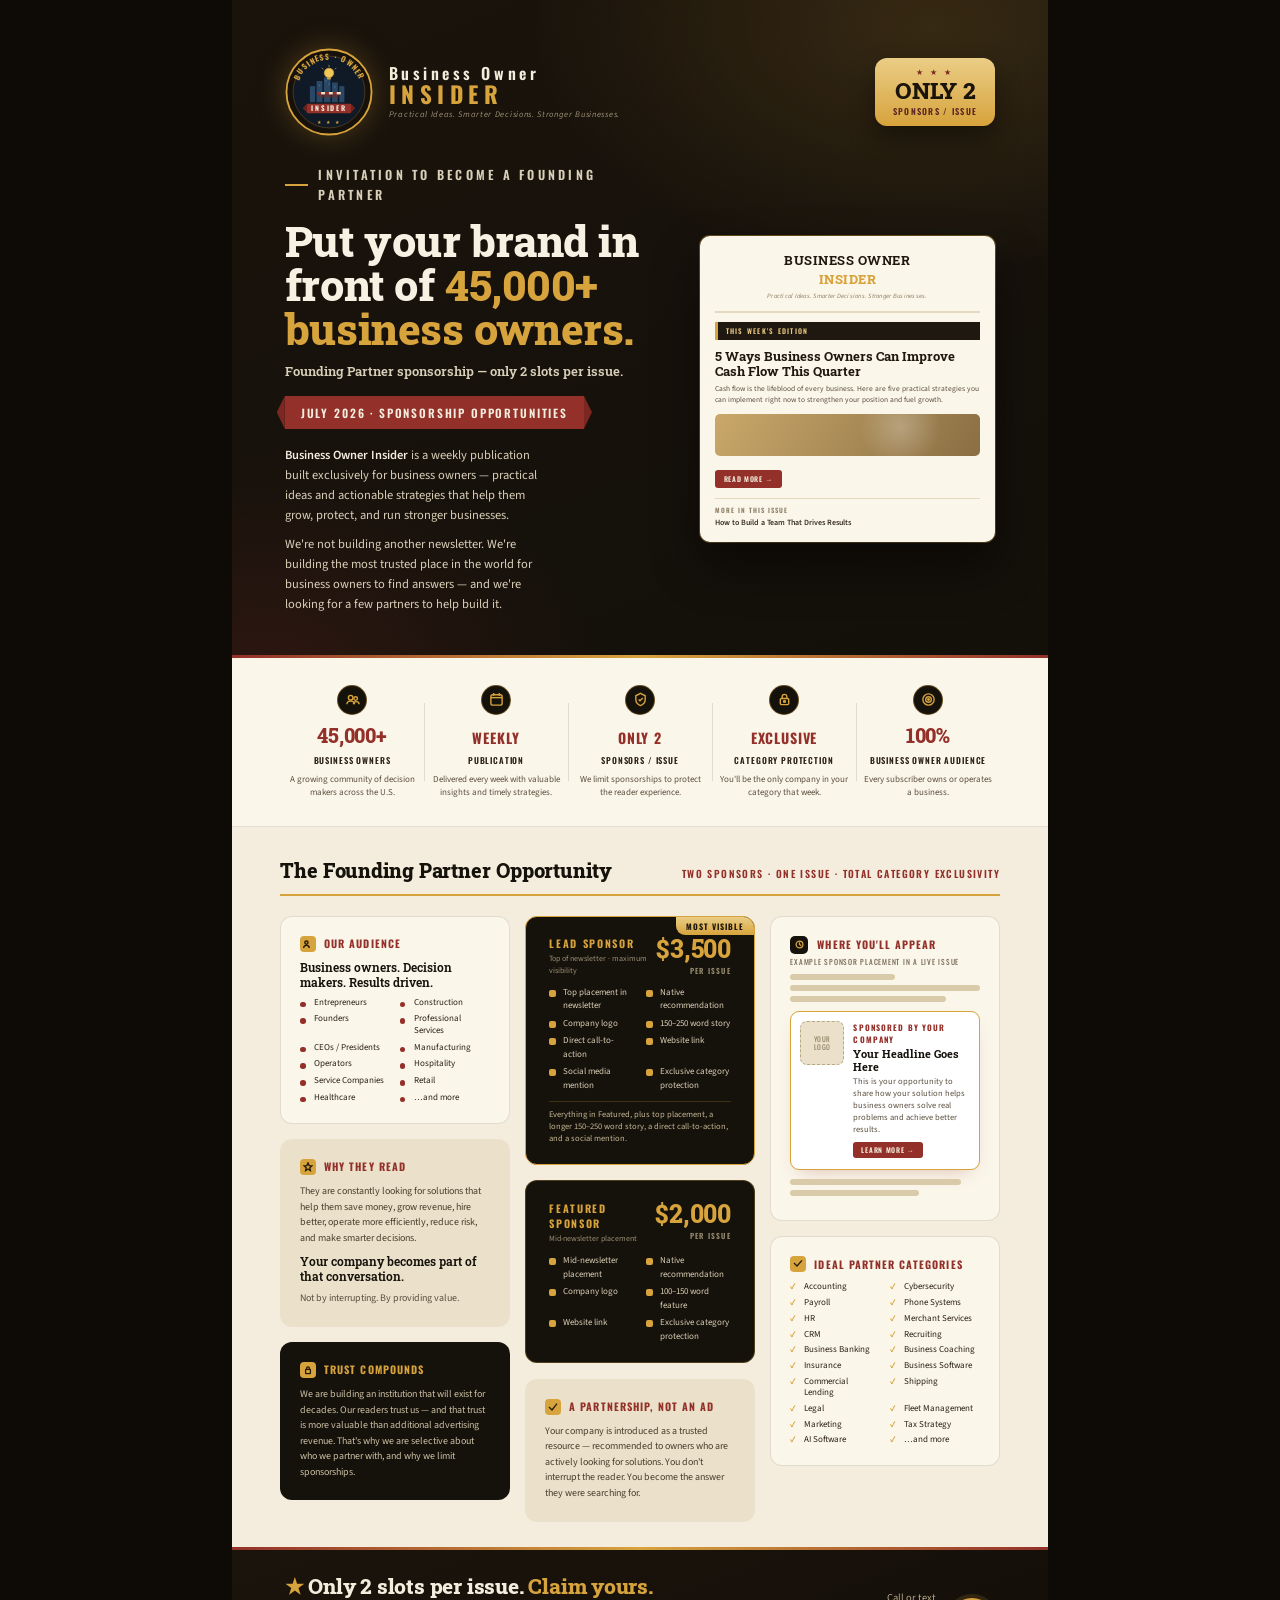
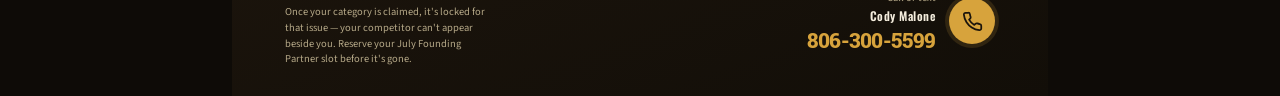
<file: newsletter/boi-founding-partner.html>
<!doctype html>
<html lang="en">
<head>
<meta charset="utf-8" />
<title>Business Owner Insider — Founding Partner Invitation</title>
<link rel="preconnect" href="https://fonts.googleapis.com">
<link rel="preconnect" href="https://fonts.gstatic.com" crossorigin>
<link href="https://fonts.googleapis.com/css2?family=Roboto+Slab:wght@400;500;600;700;800&family=Oswald:wght@500;600;700&family=Source+Sans+3:wght@400;500;600;700&display=swap" rel="stylesheet">
<style>
  :root{
    --ink:#15110B;          /* warm near-black */
    --ink-2:#1E1810;
    --char:#221B12;         /* charcoal panel */
    --cream:#F4EDDD;        /* parchment page */
    --cream-2:#ECE2CC;
    --panel:#EBE1CA;        /* tinted card */
    --gold:#D7A33C;         /* primary accent */
    --gold-2:#E7C77E;
    --gold-soft:#F0DFB0;
    --maroon:#933029;       /* brick red */
    --maroon-2:#7C2722;
    --navy:#1C2A38;
    --text:#2A2118;         /* body on cream */
    --mute:#5C5040;         /* AA-safe secondary on cream */
    --mute-2:#6B5D4A;
    --line:rgba(34,27,18,0.12);
    --line-d:rgba(244,237,221,0.12);
  }
  *{box-sizing:border-box;margin:0;padding:0}
  html,body{background:#0e0b07}
  body{
    font-family:'Source Sans 3',-apple-system,BlinkMacSystemFont,sans-serif;
    color:var(--text);
    -webkit-font-smoothing:antialiased;
    line-height:1.5;
  }
  .page{
    width:8.5in;min-height:11in;margin:0 auto;background:var(--cream);
    position:relative;overflow:hidden;
  }
  .slab{font-family:'Roboto Slab',serif}
  .cond{font-family:'Oswald',sans-serif}

  /* ---------------- HERO ---------------- */
  .hero{
    background:
      radial-gradient(720px 440px at 86% 4%, rgba(215,163,60,.16), transparent 56%),
      radial-gradient(560px 380px at 4% 104%, rgba(147,48,41,.20), transparent 60%),
      linear-gradient(160deg,#1A130B 0%, #15110B 70%, #130F09 100%);
    color:#F4EDDD;padding:0.5in 0.55in 0.46in;position:relative;
  }
  .hero::after{ /* hairline gold base */
    content:"";position:absolute;left:0;right:0;bottom:0;height:3px;
    background:linear-gradient(90deg,var(--maroon),var(--gold),var(--maroon));
  }
  .hero__top{display:flex;align-items:center;justify-content:space-between;margin-bottom:0.3in}
  .lockup{display:flex;align-items:center;gap:16px}
  .emblem{width:88px;height:88px;flex-shrink:0;filter:drop-shadow(0 0 14px rgba(215,163,60,.28))}
  .wordmark{line-height:1}
  .wordmark .l1{font-family:'Oswald';font-weight:600;letter-spacing:.22em;font-size:16px;color:#F4EDDD}
  .wordmark .l2{font-family:'Oswald';font-weight:700;letter-spacing:.24em;font-size:23px;color:var(--gold);margin-top:2px}
  .wordmark .l3{font-size:8.5px;color:#9E9176;letter-spacing:.08em;margin-top:4px;font-style:italic}
  /* flat gold stat block — distinct from the circular emblem */
  .seal{
    flex-shrink:0;text-align:center;
    background:linear-gradient(180deg,#EACD86,#D7A33C);
    color:#1B140C;border-radius:12px;padding:9px 18px;
    box-shadow:0 12px 26px rgba(0,0,0,.42);
  }
  .seal .stars{display:block;color:#7C2722;font-size:8px;letter-spacing:2.5px;margin-bottom:1px}
  .seal b{font-family:'Roboto Slab';font-weight:800;color:#1B140C;font-size:23px;letter-spacing:0;line-height:.95;display:block}
  .seal small{font-family:'Oswald';display:block;color:#5A2420;font-size:8.5px;letter-spacing:.15em;margin-top:3px;font-weight:600;text-transform:uppercase}

  .hero__grid{display:grid;grid-template-columns:1.12fr 0.88fr;gap:0.4in;align-items:center}
  .eyebrow{
    font-family:'Oswald';color:var(--gold);font-size:11px;letter-spacing:.26em;text-transform:uppercase;font-weight:600;
    margin-bottom:14px;display:flex;align-items:center;gap:10px;
  }
  .eyebrow::before{content:"";width:26px;height:2px;background:var(--gold)}
  .hero h1{
    font-family:'Roboto Slab';font-weight:800;font-size:43px;line-height:1.03;letter-spacing:-0.01em;color:#F7F1E3;
    margin-bottom:9px;
  }
  .hero h1 .accent{color:var(--gold)}
  .subhead{font-family:'Roboto Slab';font-weight:600;font-size:15.5px;color:var(--gold-2);margin-bottom:15px;line-height:1.25}
  .hero .intro{max-width:44ch}
  .ribbon{
    display:inline-block;position:relative;
    background:var(--maroon);color:#F4EDDD;
    font-family:'Oswald';font-weight:600;font-size:11.5px;letter-spacing:.16em;text-transform:uppercase;
    padding:8px 16px;margin-bottom:16px;
  }
  .ribbon::before,.ribbon::after{content:"";position:absolute;top:0;bottom:0;width:8px;background:var(--maroon-2)}
  .ribbon::before{left:-8px;clip-path:polygon(0 50%,100% 0,100% 100%)}
  .ribbon::after{right:-8px;clip-path:polygon(0 0,100% 50%,0 100%)}
  .hero p{color:#D9CFB9;font-size:12.5px;line-height:1.6;max-width:50ch}
  .hero p + p{margin-top:9px}
  .hero p strong{color:#F4EDDD;font-weight:600}
  .hero p .em{color:var(--gold-2)}

  /* newsletter device mock */
  .mock{
    background:#FBF6EA;border-radius:10px;padding:15px 15px 13px;color:#221B12;
    box-shadow:0 24px 48px rgba(0,0,0,.45), 0 0 0 1px rgba(215,163,60,.4);
    position:relative;
  }
  .mock::before{ /* browser dots */
    content:"";position:absolute;top:-0px;left:0;right:0;height:0;
  }
  .mock__mast{text-align:center;border-bottom:2px solid #E4D9BE;padding-bottom:9px;margin-bottom:9px}
  .mock__mast .m1{font-family:'Roboto Slab';font-weight:700;font-size:13px;letter-spacing:.04em;color:#1E1810}
  .mock__mast .m2{font-family:'Roboto Slab';font-weight:800;font-size:13px;letter-spacing:.04em;color:var(--gold);margin-top:-1px}
  .mock__mast .tag{font-size:6.5px;color:#8A7C61;letter-spacing:.04em;margin-top:3px;font-style:italic}
  .mock__edition{
    background:#1E1810;color:#E7C77E;font-family:'Oswald';font-size:7px;letter-spacing:.18em;text-transform:uppercase;
    padding:4px 8px;border-left:3px solid var(--gold);margin-bottom:9px;font-weight:600;
  }
  .mock__title{font-family:'Roboto Slab';font-weight:700;font-size:12.5px;line-height:1.15;color:#1E1810;margin-bottom:5px}
  .mock__lede{font-size:7.5px;line-height:1.5;color:#5A4F3D;margin-bottom:8px}
  .mock__img{height:42px;border-radius:5px;margin-bottom:9px;
    background:linear-gradient(120deg,#caa86a,#8a6f44);position:relative;overflow:hidden}
  .mock__img::after{content:"";position:absolute;inset:0;
    background:radial-gradient(40px 40px at 70% 30%, rgba(255,255,255,.25), transparent)}
  .mock__cta{display:inline-block;background:var(--maroon);color:#F4EDDD;font-family:'Oswald';
    padding:4px 9px;border-radius:3px;font-size:7px;font-weight:600;letter-spacing:.10em;text-transform:uppercase}
  .mock__more{margin-top:9px;border-top:1px solid #E4D9BE;padding-top:7px}
  .mock__more .h{font-family:'Oswald';font-size:6.5px;letter-spacing:.16em;text-transform:uppercase;color:#8A7C61;font-weight:600}
  .mock__more .t{font-size:8px;color:#3A3024;font-weight:600;margin-top:2px}

  /* ---------------- METRIC STRIP ---------------- */
  .metrics{display:grid;grid-template-columns:repeat(5,1fr);background:#FBF6EA;padding:0.28in 0.5in;border-bottom:1px solid var(--line)}
  .metric{text-align:center;padding:0 7px;position:relative}
  .metric + .metric::before{content:"";position:absolute;left:0;top:16%;bottom:16%;width:1px;background:var(--line)}
  .metric .icon{width:30px;height:30px;border-radius:50%;background:var(--ink);color:var(--gold);display:grid;place-items:center;margin:0 auto 8px;border:1px solid rgba(215,163,60,.4)}
  .metric .icon svg{width:15px;height:15px}
  .metric .num{font-family:'Roboto Slab';font-weight:800;font-size:20px;letter-spacing:-0.01em;color:var(--maroon);line-height:1;min-height:22px;display:flex;align-items:flex-end;justify-content:center}
  .metric .num.sm{font-family:'Oswald';font-weight:700;font-size:14px;letter-spacing:.06em;text-transform:uppercase}
  .metric .label{font-family:'Oswald';font-weight:600;font-size:8.5px;letter-spacing:.10em;text-transform:uppercase;color:#2A2118;margin-top:6px;min-height:2.2em;display:flex;align-items:center;justify-content:center}
  .metric .desc{font-size:9px;color:var(--mute);margin-top:3px;line-height:1.45}

  /* ---------------- BODY ---------------- */
  .bodywrap{background:var(--cream);padding:0.3in 0.5in 0.26in}
  .body__head{display:flex;align-items:baseline;justify-content:space-between;gap:18px;border-bottom:2px solid var(--gold);padding-bottom:9px;margin-bottom:0.2in}
  .body__title{font-family:'Roboto Slab';font-weight:800;font-size:20px;letter-spacing:-0.005em;color:var(--ink)}
  .body__sub{font-family:'Oswald';font-size:10px;letter-spacing:.14em;text-transform:uppercase;color:var(--maroon);font-weight:600;white-space:nowrap}
  .body{display:grid;grid-template-columns:1fr 1fr 1fr;gap:0.16in;align-items:stretch}
  .col{display:flex;flex-direction:column;gap:0.16in}
  .seclabel{font-family:'Oswald';font-size:10.5px;letter-spacing:.10em;text-transform:uppercase;color:var(--maroon);font-weight:700;display:flex;align-items:center;gap:9px;margin-bottom:2px}
  .seclabel .chip{width:18px;height:18px;border-radius:5px;background:var(--ink);color:var(--gold);display:grid;place-items:center;flex-shrink:0}
  .seclabel .chip svg{width:11px;height:11px}

  .card{background:#FBF6EA;border:1px solid var(--line);border-radius:12px;padding:0.2in}
  .card.tint{background:var(--panel);border-color:transparent}
  .card.dark{background:var(--ink);color:#EFE6D2;border-color:transparent}
  .card h3{font-family:'Oswald';font-size:10.5px;letter-spacing:.10em;text-transform:uppercase;color:var(--maroon);font-weight:700;margin-bottom:9px;display:flex;align-items:center;gap:8px;white-space:nowrap}
  .card.dark h3{color:var(--gold)}
  .card .lead{font-family:'Roboto Slab';font-weight:600;font-size:11.5px;color:var(--ink);margin-bottom:6px;line-height:1.3}
  .card.dark .lead{color:#F4EDDD}
  .card p{font-size:10px;line-height:1.55;color:#4A3F2E}
  .card.dark p{color:#CBBEA2}
  .chip-sm{width:16px;height:16px;border-radius:4px;background:var(--gold);color:#231A08;display:grid;place-items:center;flex-shrink:0}
  .chip-sm svg{width:10px;height:10px}

  .twocol{display:grid;grid-template-columns:1fr 1fr;gap:5px 10px;list-style:none;margin-top:6px}
  .twocol li{position:relative;padding-left:14px;font-size:9px;line-height:1.3;color:var(--text)}
  .twocol li::before{content:"";position:absolute;left:0;top:5px;width:5.5px;height:5.5px;border-radius:50%;background:var(--maroon)}

  /* sponsor tiers */
  .tiers-label{font-family:'Oswald';font-size:11px;letter-spacing:.18em;text-transform:uppercase;color:var(--maroon);font-weight:700;display:flex;align-items:center;gap:9px}
  .sponsor{background:var(--ink);color:#EFE6D2;border-radius:12px;padding:0.2in 0.24in;position:relative;overflow:hidden}
  .sponsor.lead{border:1.5px solid var(--gold)}
  .sponsor.feat{border:1px solid rgba(215,163,60,.3)}
  .sponsor .flag{position:absolute;top:0;right:0;background:linear-gradient(180deg,#EACD86,#D7A33C);color:#1B140C;font-family:'Oswald';font-size:8px;font-weight:700;letter-spacing:.12em;text-transform:uppercase;padding:3px 10px;border-bottom-left-radius:9px}
  .sponsor .tier-note{font-size:8.5px;line-height:1.4;color:#C6B894;margin-top:9px;border-top:1px solid rgba(215,163,60,.22);padding-top:7px}
  .sponsor .head{display:flex;align-items:flex-start;justify-content:space-between;margin-bottom:9px}
  .sponsor .tag{font-family:'Oswald';font-size:10.5px;letter-spacing:.16em;text-transform:uppercase;color:var(--gold);font-weight:700}
  .sponsor .tagsub{font-size:8px;color:#9A8E73;margin-top:1px}
  .sponsor .price{text-align:right;line-height:1}
  .sponsor .price b{font-family:'Roboto Slab';font-weight:800;font-size:25px;color:var(--gold);display:block;letter-spacing:-0.01em}
  .sponsor .price small{font-family:'Oswald';font-size:7.5px;color:#9A8E73;letter-spacing:.16em;text-transform:uppercase;font-weight:600}
  .sponsor ul{list-style:none;display:grid;grid-template-columns:1fr 1fr;gap:4px 12px;margin-top:4px}
  .sponsor.feat ul{grid-template-columns:1fr 1fr}
  .sponsor li{position:relative;padding-left:14px;font-size:9px;color:#D9CEB4}
  .sponsor li::before{content:"";position:absolute;left:0;top:4px;width:7px;height:7px;border-radius:2px;background:var(--gold)}

  /* placement preview */
  .preview{background:#FBF6EA;border:1px solid var(--line);border-radius:12px;padding:0.2in}
  .preview .sk{height:6px;background:#D9CBA9;border-radius:4px;margin-bottom:5px}
  .preview .ph-note{font-family:'Oswald';font-size:7.5px;letter-spacing:.10em;text-transform:uppercase;color:var(--mute-2);margin:2px 0 7px}
  .preview .ad{background:#fff;border:1.5px solid var(--gold);border-radius:9px;padding:9px;display:flex;gap:9px;margin:9px 0;box-shadow:0 8px 18px -10px rgba(147,48,41,.35)}
  .preview .ad .logo{width:44px;height:44px;border-radius:7px;background:var(--panel);border:1px dashed #B6A87F;display:grid;place-items:center;color:#8A7C61;font-size:7px;text-align:center;line-height:1.2;font-family:'Oswald';letter-spacing:.06em;flex-shrink:0}
  .preview .ad h4{font-family:'Oswald';font-size:8px;color:var(--maroon);letter-spacing:.14em;text-transform:uppercase;font-weight:700;margin-bottom:3px}
  .preview .ad h5{font-family:'Roboto Slab';font-size:11px;font-weight:700;color:var(--ink);margin-bottom:3px;line-height:1.15}
  .preview .ad p{font-size:8.5px;color:#5A4F3D;line-height:1.4}
  .preview .ad .c{display:inline-block;background:var(--maroon);color:#F4EDDD;font-family:'Oswald';padding:3px 8px;border-radius:3px;font-size:7px;font-weight:600;letter-spacing:.1em;text-transform:uppercase;margin-top:5px}

  .cats{display:grid;grid-template-columns:1fr 1fr;gap:4px 10px;list-style:none;margin-top:6px}
  .cats li{position:relative;padding-left:14px;font-size:9px;line-height:1.3;color:var(--text)}
  .cats li::before{content:"✓";position:absolute;left:0;top:0;color:var(--gold);font-size:8.5px;font-weight:700}

  /* ---------------- FOOTER ---------------- */
  .foot{background:linear-gradient(160deg,#1B140C,#120E08);color:#F4EDDD;padding:0.3in 0.55in;display:grid;grid-template-columns:1.4fr 1fr;gap:0.3in;align-items:center;position:relative}
  .foot::before{content:"";position:absolute;top:0;left:0;right:0;height:3px;background:linear-gradient(90deg,var(--maroon),var(--gold),var(--maroon))}
  .foot__cta h2{font-family:'Roboto Slab';font-weight:800;font-size:21px;letter-spacing:-0.01em;line-height:1.08;margin-bottom:6px}
  .foot__cta h2 .accent{color:var(--gold)}
  .foot__cta p{color:#B6A988;font-size:10.5px;line-height:1.5;max-width:42ch}
  .foot__cta .star{color:var(--gold)}
  .foot__contact{display:flex;align-items:center;gap:13px;justify-content:flex-end;text-align:right}
  .foot__contact .who{font-size:10.5px;color:#B6A988}
  .foot__contact .who b{display:block;color:#F4EDDD;font-weight:600;font-family:'Oswald';letter-spacing:.04em;font-size:12px;margin-top:1px}
  .foot__contact .num{font-family:'Roboto Slab';font-weight:800;font-size:21px;color:var(--gold);letter-spacing:-0.01em;line-height:1.15;margin-top:3px}
  .foot__contact .ring{width:46px;height:46px;border-radius:50%;background:var(--gold);color:#1B140C;display:grid;place-items:center;flex-shrink:0;box-shadow:0 0 0 4px rgba(215,163,60,.15)}
  .foot__contact .ring svg{width:21px;height:21px}

  @page{size:Letter;margin:0}
  @media print{html,body{background:var(--cream)} .page{width:8.5in;min-height:11in}}
</style>
</head>
<body>
  <main class="page">

    <!-- ===== HERO ===== -->
    <section class="hero">
      <div class="hero__top">
        <div class="lockup">
          <!-- recreated Business Owner Insider emblem -->
          <svg class="emblem" viewBox="0 0 120 120" aria-label="Business Owner Insider emblem">
            <defs>
              <path id="arcTop" d="M16,60 A44,44 0 0 1 104,60" />
            </defs>
            <circle cx="60" cy="60" r="58" fill="#16110A"/>
            <circle cx="60" cy="60" r="58" fill="none" stroke="#D7A33C" stroke-width="2.5"/>
            <circle cx="60" cy="60" r="49" fill="#0F1A26"/>
            <circle cx="60" cy="60" r="49" fill="none" stroke="#5A4322" stroke-width="1"/>
            <!-- arced top text -->
            <text font-family="Oswald, sans-serif" font-weight="700" font-size="10.5" letter-spacing="1.6" fill="#D7A33C">
              <textPath href="#arcTop" startOffset="50%" text-anchor="middle">BUSINESS · OWNER</textPath>
            </text>
            <!-- city skyline -->
            <g fill="#2A4866">
              <rect x="34" y="52" width="7" height="22"/><rect x="43" y="45" width="8" height="29"/>
              <rect x="53" y="40" width="9" height="34"/><rect x="64" y="47" width="8" height="27"/>
              <rect x="74" y="52" width="7" height="22"/>
            </g>
            <g fill="#3A6E9E" opacity="0.9">
              <rect x="55" y="44" width="2" height="2"/><rect x="59" y="48" width="2" height="2"/>
              <rect x="46" y="50" width="2" height="2"/><rect x="67" y="52" width="2" height="2"/>
            </g>
            <!-- market stall awning -->
            <g>
              <rect x="44" y="60" width="32" height="3.4" fill="#8C2C25"/>
              <g>
                <rect x="44" y="60" width="5.3" height="3.4" fill="#933029"/>
                <rect x="49.3" y="60" width="5.3" height="3.4" fill="#F0E6CE"/>
                <rect x="54.6" y="60" width="5.3" height="3.4" fill="#933029"/>
                <rect x="59.9" y="60" width="5.3" height="3.4" fill="#F0E6CE"/>
                <rect x="65.2" y="60" width="5.3" height="3.4" fill="#933029"/>
                <rect x="70.5" y="60" width="5.5" height="3.4" fill="#F0E6CE"/>
              </g>
              <path d="M44 63.4 l4 4 h24 l4 -4 Z" fill="#7C2722" opacity="0.55"/>
            </g>
            <!-- lightbulb -->
            <circle cx="60" cy="34" r="6.4" fill="#F2C75A"/>
            <circle cx="60" cy="34" r="6.4" fill="none" stroke="#D7A33C" stroke-width="1"/>
            <rect x="57.4" y="40" width="5.2" height="3" rx="1" fill="#C9A24A"/>
            <g stroke="#E7C77E" stroke-width="1" opacity="0.8">
              <line x1="60" y1="23" x2="60" y2="26"/><line x1="50" y1="27" x2="52" y2="29"/><line x1="70" y1="27" x2="68" y2="29"/>
            </g>
            <!-- INSIDER ribbon -->
            <g>
              <rect x="30" y="76" width="60" height="13" rx="1.5" fill="#933029"/>
              <path d="M30 76 l-6 6 6 6 Z" fill="#6E211C"/>
              <path d="M90 76 l6 6 -6 6 Z" fill="#6E211C"/>
              <text x="60" y="85.4" font-family="Oswald, sans-serif" font-weight="700" font-size="9.5" letter-spacing="2.4" fill="#F4EDDD" text-anchor="middle">INSIDER</text>
            </g>
            <!-- bottom stars -->
            <text x="60" y="103" font-size="7" fill="#D7A33C" text-anchor="middle" letter-spacing="3">★ ★ ★</text>
          </svg>
          <div class="wordmark">
            <div class="l1">Business Owner</div>
            <div class="l2">INSIDER</div>
            <div class="l3">Practical Ideas. Smarter Decisions. Stronger Businesses.</div>
          </div>
        </div>
        <div class="seal">
          <span class="stars">★ ★ ★</span>
          <div><b>ONLY 2</b><small>Sponsors / Issue</small></div>
        </div>
      </div>

      <div class="hero__grid">
        <div>
          <p class="eyebrow">Invitation to become a Founding Partner</p>
          <h1>Put your brand in front of <span class="accent">45,000+ business owners.</span></h1>
          <p class="subhead">Founding Partner sponsorship — only 2 slots per issue.</p>
          <span class="ribbon">July 2026 · Sponsorship Opportunities</span>
          <p class="intro"><strong>Business Owner Insider</strong> is a weekly publication built exclusively for business owners — practical ideas and actionable strategies that help them grow, protect, and run stronger businesses.</p>
          <p class="intro em">We're not building another newsletter. We're building the most trusted place in the world for business owners to find answers — and we're looking for a few partners to help build it.</p>
        </div>

        <div class="mock" aria-hidden="true">
          <div class="mock__mast">
            <div class="m1">BUSINESS OWNER</div>
            <div class="m2">INSIDER</div>
            <div class="tag">Practical Ideas. Smarter Decisions. Stronger Businesses.</div>
          </div>
          <div class="mock__edition">This Week's Edition</div>
          <div class="mock__title">5 Ways Business Owners Can Improve Cash Flow This Quarter</div>
          <div class="mock__lede">Cash flow is the lifeblood of every business. Here are five practical strategies you can implement right now to strengthen your position and fuel growth.</div>
          <div class="mock__img"></div>
          <span class="mock__cta">Read More →</span>
          <div class="mock__more">
            <div class="h">More in this issue</div>
            <div class="t">How to Build a Team That Drives Results</div>
          </div>
        </div>
      </div>
    </section>

    <!-- ===== METRICS ===== -->
    <section class="metrics">
      <div class="metric">
        <div class="icon"><svg viewBox="0 0 16 16" fill="none" stroke="currentColor" stroke-width="1.5"><circle cx="6" cy="6" r="2.4"/><circle cx="11.4" cy="7" r="1.9"/><path d="M2 13c0-2 2-3.4 4-3.4s4 1.4 4 3.4"/><path d="M9 13c0-1.6 1.4-2.7 3-2.7s3 1.1 3 2.7"/></svg></div>
        <div class="num">45,000+</div>
        <div class="label">Business Owners</div>
        <div class="desc">A growing community of decision makers across the U.S.</div>
      </div>
      <div class="metric">
        <div class="icon"><svg viewBox="0 0 16 16" fill="none" stroke="currentColor" stroke-width="1.5"><rect x="2" y="3" width="12" height="11" rx="2"/><path d="M2 6 H14"/><path d="M5 1 V4 M11 1 V4"/></svg></div>
        <div class="num sm">Weekly</div>
        <div class="label">Publication</div>
        <div class="desc">Delivered every week with valuable insights and timely strategies.</div>
      </div>
      <div class="metric">
        <div class="icon"><svg viewBox="0 0 16 16" fill="none" stroke="currentColor" stroke-width="1.5"><path d="M8 1.5 L13 4 V8c0 3-2.5 5.5-5 6.5C5.5 13.5 3 11 3 8V4z"/><path d="M6 8 L7.4 9.4 L10.5 6.4"/></svg></div>
        <div class="num sm">Only 2</div>
        <div class="label">Sponsors / Issue</div>
        <div class="desc">We limit sponsorships to protect the reader experience.</div>
      </div>
      <div class="metric">
        <div class="icon"><svg viewBox="0 0 16 16" fill="none" stroke="currentColor" stroke-width="1.5"><rect x="3.5" y="7" width="9" height="6.5" rx="1.2"/><path d="M5.5 7 V5 a2.5 2.5 0 0 1 5 0 V7"/><circle cx="8" cy="10" r="1"/></svg></div>
        <div class="num sm">Exclusive</div>
        <div class="label">Category Protection</div>
        <div class="desc">You'll be the only company in your category that week.</div>
      </div>
      <div class="metric">
        <div class="icon"><svg viewBox="0 0 16 16" fill="none" stroke="currentColor" stroke-width="1.5"><circle cx="8" cy="8" r="6"/><circle cx="8" cy="8" r="3"/><circle cx="8" cy="8" r="0.8" fill="currentColor"/></svg></div>
        <div class="num">100%</div>
        <div class="label">Business Owner Audience</div>
        <div class="desc">Every subscriber owns or operates a business.</div>
      </div>
    </section>

    <!-- ===== BODY ===== -->
    <section class="bodywrap">
      <div class="body__head">
        <div class="body__title">The Founding Partner Opportunity</div>
        <div class="body__sub">Two sponsors · one issue · total category exclusivity</div>
      </div>
      <div class="body">
      <!-- COL 1 -->
      <div class="col">
        <article class="card">
          <h3><span class="chip-sm"><svg viewBox="0 0 10 10" fill="none" stroke="currentColor" stroke-width="1.4"><circle cx="3.4" cy="3.6" r="1.6"/><path d="M0.6 9c0-1.5 1.2-2.6 2.8-2.6S6.2 7.5 6.2 9"/></svg></span> Our Audience</h3>
          <p class="lead">Business owners. Decision makers. Results driven.</p>
          <ul class="twocol">
            <li>Entrepreneurs</li><li>Construction</li>
            <li>Founders</li><li>Professional Services</li>
            <li>CEOs / Presidents</li><li>Manufacturing</li>
            <li>Operators</li><li>Hospitality</li>
            <li>Service Companies</li><li>Retail</li>
            <li>Healthcare</li><li>…and more</li>
          </ul>
        </article>

        <article class="card tint">
          <h3><span class="chip-sm"><svg viewBox="0 0 10 10" fill="none" stroke="currentColor" stroke-width="1.3"><path d="M5 0.8 L6.1 3.6 L9 3.8 L6.8 5.7 L7.4 8.6 L5 7 L2.6 8.6 L3.2 5.7 L1 3.8 L3.9 3.6 Z"/></svg></span> Why They Read</h3>
          <p>They are constantly looking for solutions that help them save money, grow revenue, hire better, operate more efficiently, reduce risk, and make smarter decisions.</p>
          <p class="lead" style="margin-top:9px">Your company becomes part of that conversation.</p>
          <p style="margin-top:3px;color:var(--mute)">Not by interrupting. By providing value.</p>
        </article>

        <article class="card dark">
          <h3><span class="chip-sm"><svg viewBox="0 0 10 10" fill="none" stroke="#231A08" stroke-width="1.3"><rect x="2.6" y="4.4" width="4.8" height="4.2" rx="0.6"/><path d="M3.6 4.4 V3.2 a1.4 1.4 0 0 1 2.8 0 V4.4"/></svg></span> Trust Compounds</h3>
          <p>We are building an institution that will exist for decades. Our readers trust us — and that trust is more valuable than additional advertising revenue. That's why we are selective about who we partner with, and why we limit sponsorships.</p>
        </article>
      </div>

      <!-- COL 2 -->
      <div class="col">
        <article class="sponsor lead">
          <span class="flag">Most Visible</span>
          <div class="head">
            <div><div class="tag">Lead Sponsor</div><div class="tagsub">Top of newsletter · maximum visibility</div></div>
            <div class="price"><b>$3,500</b><small>per issue</small></div>
          </div>
          <ul>
            <li>Top placement in newsletter</li>
            <li>Native recommendation</li>
            <li>Company logo</li>
            <li>150–250 word story</li>
            <li>Direct call-to-action</li>
            <li>Website link</li>
            <li>Social media mention</li>
            <li>Exclusive category protection</li>
          </ul>
          <p class="tier-note">Everything in Featured, plus top placement, a longer 150–250 word story, a direct call-to-action, and a social mention.</p>
        </article>

        <article class="sponsor feat">
          <div class="head">
            <div><div class="tag">Featured Sponsor</div><div class="tagsub">Mid-newsletter placement</div></div>
            <div class="price"><b>$2,000</b><small>per issue</small></div>
          </div>
          <ul>
            <li>Mid-newsletter placement</li>
            <li>Native recommendation</li>
            <li>Company logo</li>
            <li>100–150 word feature</li>
            <li>Website link</li>
            <li>Exclusive category protection</li>
          </ul>
        </article>

        <article class="card tint">
          <h3><span class="chip-sm"><svg viewBox="0 0 10 10" fill="none" stroke="currentColor" stroke-width="1.3"><path d="M1 5 L4 8 L9 1.6"/></svg></span> A Partnership, Not an Ad</h3>
          <p>Your company is introduced as a trusted resource — recommended to owners who are actively looking for solutions. You don't interrupt the reader. You become the answer they were searching for.</p>
        </article>
      </div>

      <!-- COL 3 -->
      <div class="col">
        <article class="preview">
          <p class="seclabel"><span class="chip"><svg viewBox="0 0 11 11" fill="none" stroke="currentColor" stroke-width="1.3"><circle cx="5.5" cy="5.5" r="3.4"/><path d="M5.5 3.2 V5.5 L7.2 6.6"/></svg></span> Where You'll Appear</p>
          <p class="ph-note">Example sponsor placement in a live issue</p>
          <div class="sk" style="width:55%"></div>
          <div class="sk"></div>
          <div class="sk" style="width:82%"></div>
          <div class="ad">
            <div class="logo">YOUR<br/>LOGO</div>
            <div>
              <h4>Sponsored by Your Company</h4>
              <h5>Your Headline Goes Here</h5>
              <p>This is your opportunity to share how your solution helps business owners solve real problems and achieve better results.</p>
              <span class="c">Learn More →</span>
            </div>
          </div>
          <div class="sk" style="width:90%"></div>
          <div class="sk" style="width:68%"></div>
        </article>

        <article class="card">
          <h3><span class="chip-sm"><svg viewBox="0 0 10 10" fill="none" stroke="currentColor" stroke-width="1.3"><path d="M1 4 L4 7 L9 1.4"/></svg></span> Ideal Partner Categories</h3>
          <ul class="cats">
            <li>Accounting</li><li>Cybersecurity</li>
            <li>Payroll</li><li>Phone Systems</li>
            <li>HR</li><li>Merchant Services</li>
            <li>CRM</li><li>Recruiting</li>
            <li>Business Banking</li><li>Business Coaching</li>
            <li>Insurance</li><li>Business Software</li>
            <li>Commercial Lending</li><li>Shipping</li>
            <li>Legal</li><li>Fleet Management</li>
            <li>Marketing</li><li>Tax Strategy</li>
            <li>AI Software</li><li>…and more</li>
          </ul>
        </article>
      </div>
      </div>
    </section>

    <!-- ===== FOOTER ===== -->
    <section class="foot">
      <div class="foot__cta">
        <h2><span class="star">★</span> Only 2 slots per issue. <span class="accent">Claim yours.</span></h2>
        <p>Once your category is claimed, it's locked for that issue — your competitor can't appear beside you. Reserve your July Founding Partner slot before it's gone.</p>
      </div>
      <div class="foot__contact">
        <div>
          <div class="who">Call or text <b>Cody Malone</b></div>
          <div class="num">806-300-5599</div>
        </div>
        <div class="ring">
          <svg viewBox="0 0 24 24" fill="none" stroke="currentColor" stroke-width="2" stroke-linecap="round" stroke-linejoin="round"><path d="M22 16.92v3a2 2 0 0 1-2.18 2 19.79 19.79 0 0 1-8.63-3.07 19.5 19.5 0 0 1-6-6 19.79 19.79 0 0 1-3.07-8.67A2 2 0 0 1 4.11 2h3a2 2 0 0 1 2 1.72c.13.96.36 1.9.7 2.81a2 2 0 0 1-.45 2.11L8.09 9.91a16 16 0 0 0 6 6l1.27-1.27a2 2 0 0 1 2.11-.45c.91.34 1.85.57 2.81.7A2 2 0 0 1 22 16.92z"/></svg>
        </div>
      </div>
    </section>

  </main>
</body>
</html>
</file>
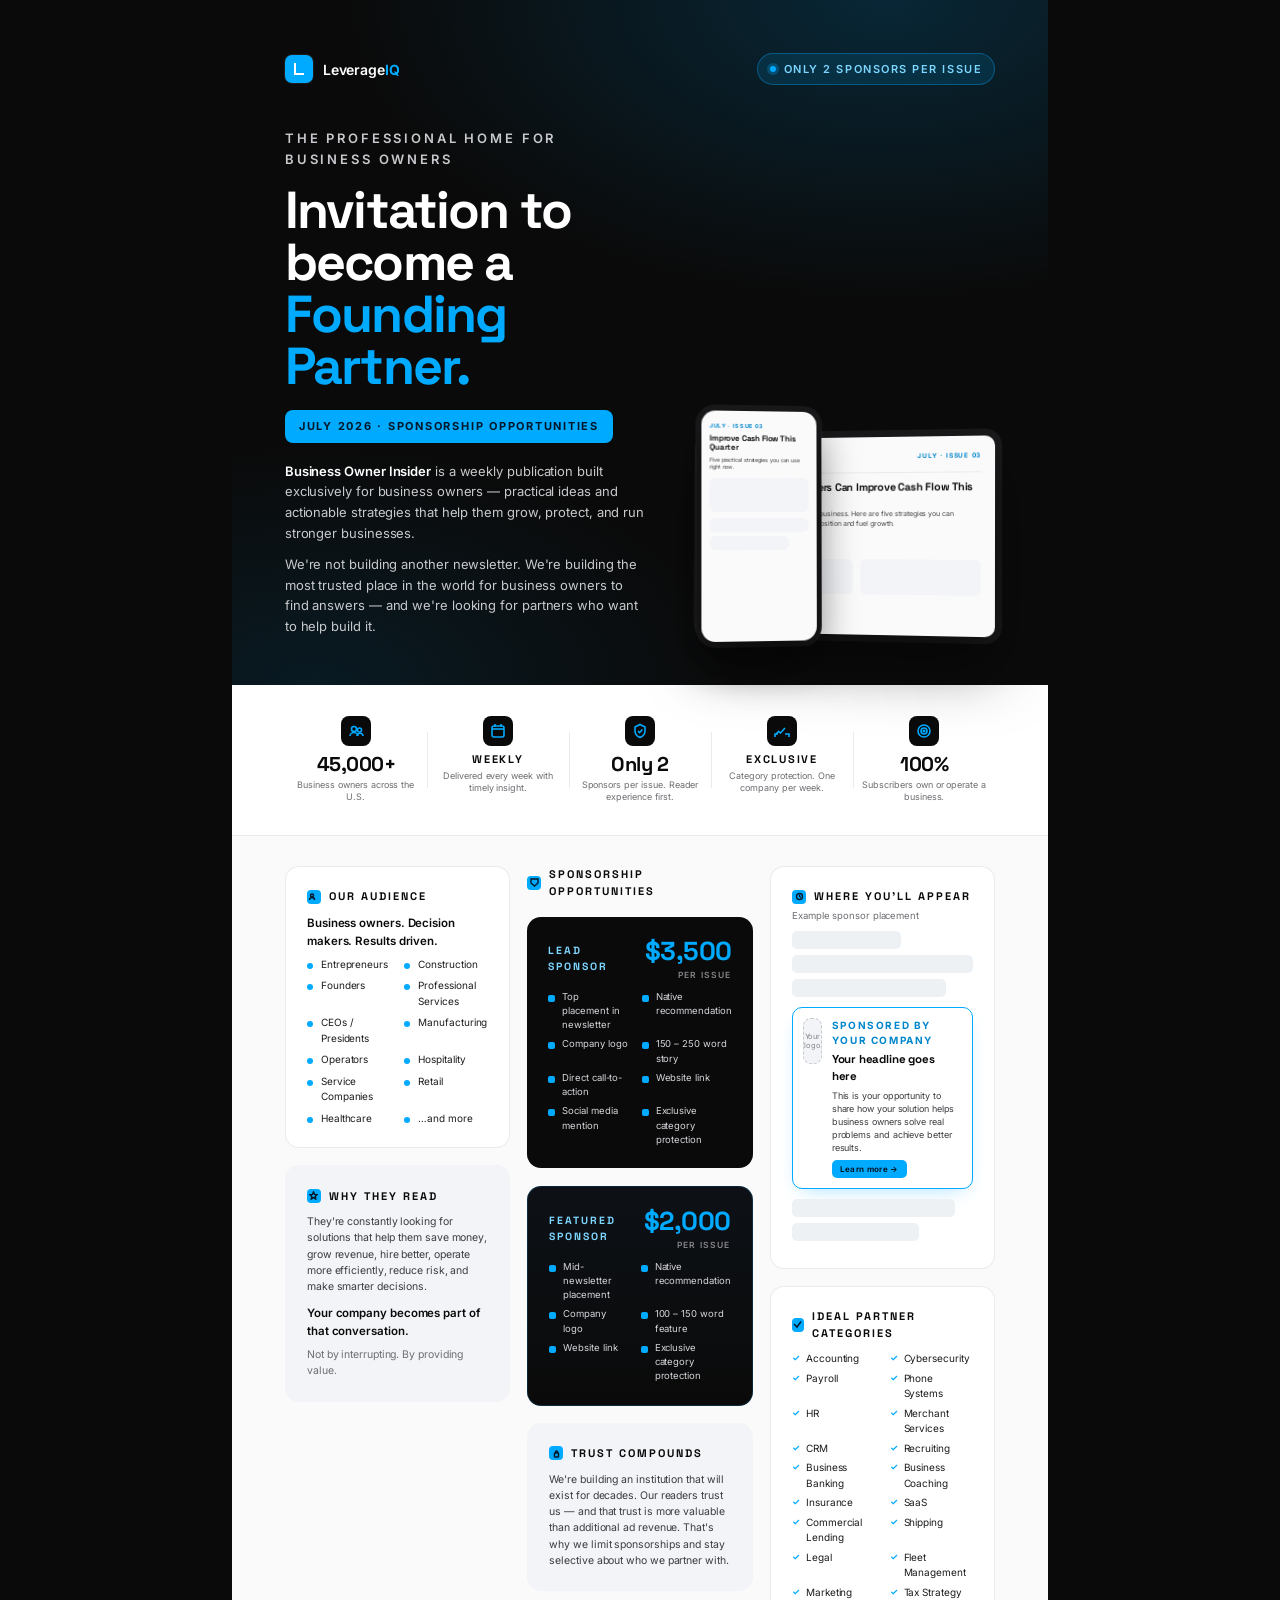
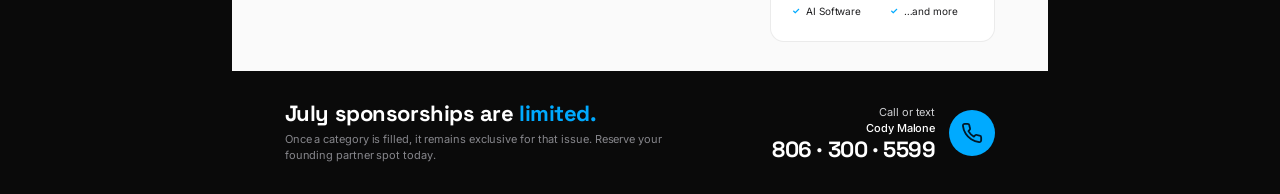
<file: newsletter/founding-partner.html>
<!doctype html>
<html lang="en">
<head>
<meta charset="utf-8" />
<title>LeverageIQ — Founding Partner Invitation</title>
<link rel="preconnect" href="https://fonts.googleapis.com">
<link rel="preconnect" href="https://fonts.gstatic.com" crossorigin>
<link href="https://fonts.googleapis.com/css2?family=Inter:wght@300;400;500;600;700&family=Space+Grotesk:wght@500;600;700&display=swap" rel="stylesheet">
<style>
  :root{
    --brand:#00AAFF;
    --brand-2:#7dd6ff;
    --ink:#0a0a0a;
    --ink-2:#141414;
    --paper:#FAFAFA;
    --paper-2:#F2F4F7;
    --mute:#6E6E73;
    --line:rgba(0,0,0,0.08);
    --line-dark:rgba(255,255,255,0.10);
  }
  *{box-sizing:border-box;margin:0;padding:0}
  html,body{background:#0a0a0a}
  body{
    font-family:'Inter',-apple-system,BlinkMacSystemFont,sans-serif;
    color:#1d1d1f;
    -webkit-font-smoothing:antialiased;
    line-height:1.5;
    letter-spacing:-0.005em;
  }
  .page{
    width:8.5in; min-height:11in;
    margin:0 auto;
    background:#FAFAFA;
    position:relative;
    overflow:hidden;
  }
  /* ---------------- HERO ---------------- */
  .hero{
    background:
      radial-gradient(900px 500px at 80% 0%, rgba(0,170,255,.18), transparent 60%),
      radial-gradient(700px 400px at 10% 100%, rgba(0,170,255,.10), transparent 60%),
      #0a0a0a;
    color:#fff;
    padding:0.55in 0.55in 0.5in;
    position:relative;
  }
  .hero__top{display:flex;align-items:center;justify-content:space-between;margin-bottom:0.45in}
  .brand{display:flex;align-items:center;gap:10px;font-size:14px;letter-spacing:-0.01em;font-weight:600;color:#fff}
  .brand .mark{
    width:28px;height:28px;border-radius:7px;
    background:#00AAFF;
    display:grid;place-items:center;
    box-shadow:0 0 0 1px rgba(255,255,255,.08);
  }
  .brand .mark svg{display:block}
  .brand .word b{color:#00AAFF;font-weight:700}
  .badge{
    display:inline-flex;align-items:center;gap:8px;
    padding:7px 12px;border-radius:999px;
    background:rgba(0,170,255,.12);
    color:#7dd6ff;
    font-size:11px;font-weight:600;letter-spacing:.14em;text-transform:uppercase;
    border:1px solid rgba(0,170,255,.35);
  }
  .badge .dot{width:6px;height:6px;border-radius:50%;background:#00AAFF;box-shadow:0 0 0 3px rgba(0,170,255,.25)}
  .hero__grid{display:grid;grid-template-columns:1.15fr 0.85fr;gap:0.45in;align-items:end}
  .eyebrow{
    color:#7dd6ff;font-size:11px;letter-spacing:.22em;text-transform:uppercase;font-weight:600;
    margin-bottom:14px;
  }
  .hero h1{
    font-family:'Space Grotesk',sans-serif;
    font-size:52px;line-height:1.0;letter-spacing:-0.035em;font-weight:700;color:#fff;
    margin-bottom:18px;
  }
  .hero h1 .accent{color:#00AAFF}
  .hero .ribbon{
    display:inline-block;
    padding:8px 14px;border-radius:8px;
    background:#00AAFF;color:#001829;
    font-size:11px;font-weight:700;letter-spacing:.16em;text-transform:uppercase;
    margin-bottom:18px;
  }
  .hero p{color:#c8c9cd;font-size:13px;line-height:1.6;max-width:48ch}
  .hero p + p{margin-top:10px}
  .hero p strong{color:#fff;font-weight:600}
  /* mock device */
  .mock{
    position:relative;perspective:1000px;height:2.4in;display:flex;align-items:flex-end;justify-content:flex-end;
  }
  .mock__screen{
    width:3.2in;height:2.1in;
    background:#FAFAFA;border-radius:10px;
    box-shadow:0 30px 60px rgba(0,0,0,.5), 0 0 0 6px #1a1a1c, 0 0 0 7px rgba(255,255,255,.06);
    transform:rotateY(-10deg) rotateX(2deg);transform-origin:right center;
    padding:14px;font-size:7.5px;color:#111;overflow:hidden;
  }
  .mock__head{display:flex;align-items:center;justify-content:space-between;padding-bottom:8px;border-bottom:1px solid #eaeaea;margin-bottom:8px}
  .mock__head .tag{color:#0086cc;font-weight:700;letter-spacing:.12em;font-size:6.5px}
  .mock__title{font-family:'Space Grotesk';font-size:11px;font-weight:700;letter-spacing:-0.02em;line-height:1.15;margin-bottom:4px;color:#111}
  .mock__lede{color:#444;font-size:7px;line-height:1.4;margin-bottom:8px}
  .mock__cta{display:inline-block;background:#00AAFF;color:#001829;padding:4px 8px;border-radius:5px;font-size:6.5px;font-weight:700;letter-spacing:.04em}
  .mock__row{display:grid;grid-template-columns:1.1fr 0.9fr;gap:8px;margin-top:6px}
  .mock__row .box{background:#F2F4F7;border-radius:6px;height:36px}
  .mock__phone{
    position:absolute;right:1.85in;bottom:-0.05in;
    width:1.2in;height:2.4in;
    background:#FAFAFA;border-radius:14px;
    box-shadow:0 20px 40px rgba(0,0,0,.55), 0 0 0 5px #1a1a1c, 0 0 0 6px rgba(255,255,255,.06);
    transform:rotateY(8deg) rotateX(1deg);
    padding:10px 8px;font-size:6px;color:#111;overflow:hidden;
  }
  .mock__phone .tag{color:#0086cc;font-weight:700;letter-spacing:.12em;font-size:5.5px}
  .mock__phone .title{font-family:'Space Grotesk';font-size:8px;font-weight:700;letter-spacing:-0.02em;line-height:1.15;margin:4px 0}
  .mock__phone .lede{color:#444;line-height:1.4;font-size:5.5px;margin-bottom:6px}

  /* ---------------- METRIC STRIP ---------------- */
  .metrics{
    display:grid;grid-template-columns:repeat(5,1fr);
    background:#fff;padding:0.32in 0.55in;
    border-bottom:1px solid var(--line);
  }
  .metric{text-align:center;padding:0 8px;position:relative}
  .metric + .metric::before{
    content:"";position:absolute;left:0;top:18%;bottom:18%;width:1px;background:var(--line);
  }
  .metric .icon{
    width:30px;height:30px;border-radius:8px;
    background:#0a0a0a;color:#00AAFF;
    display:grid;place-items:center;margin:0 auto 8px;
  }
  .metric .icon svg{width:16px;height:16px}
  .metric .num{
    font-family:'Space Grotesk';font-weight:700;font-size:20px;letter-spacing:-0.025em;color:#0a0a0a;line-height:1
  }
  .metric .num.small{font-size:11px;letter-spacing:.16em;text-transform:uppercase}
  .metric .label{font-size:9px;color:var(--mute);margin-top:5px;line-height:1.4;letter-spacing:-0.005em}

  /* ---------------- BODY GRID ---------------- */
  .body{
    display:grid;grid-template-columns:1fr 1fr 1fr;gap:0.18in;
    padding:0.32in 0.55in 0.3in;background:#FAFAFA;
  }
  .col{display:flex;flex-direction:column;gap:0.18in}
  .card{
    background:#fff;border:1px solid var(--line);border-radius:14px;
    padding:0.22in 0.22in;
  }
  .card.dark{background:#0a0a0a;color:#fff;border-color:transparent}
  .card.tinted{background:#F2F4F7;border-color:transparent}
  .card h3{
    font-family:'Space Grotesk';font-size:11px;letter-spacing:.18em;text-transform:uppercase;
    color:#0a0a0a;font-weight:700;margin-bottom:10px;display:flex;align-items:center;gap:8px;
  }
  .card.dark h3{color:#fff}
  .card.dark h3 .swatch{background:#00AAFF}
  .swatch{
    width:14px;height:14px;border-radius:4px;background:#00AAFF;display:grid;place-items:center;color:#001829;
  }
  .swatch svg{width:9px;height:9px}
  .card p, .card li{font-size:10.5px;line-height:1.55;color:#3d3d42}
  .card.dark p, .card.dark li{color:#cfd0d3}
  .card .lead{font-size:11.5px;font-weight:600;color:#0a0a0a;margin-bottom:6px}
  .card.dark .lead{color:#fff}
  .twocol{display:grid;grid-template-columns:1fr 1fr;gap:6px 14px;list-style:none;margin-top:6px}
  .twocol li{position:relative;padding-left:14px;font-size:10px;color:#1d1d1f}
  .twocol li::before{
    content:"";position:absolute;left:0;top:6px;width:6px;height:6px;border-radius:50%;background:#00AAFF;
  }

  /* sponsor cards */
  .sponsor{
    background:#0a0a0a;color:#fff;border-radius:14px;padding:0.22in;
    position:relative;overflow:hidden;
  }
  .sponsor .head{display:flex;align-items:center;justify-content:space-between;margin-bottom:10px}
  .sponsor .tag{
    font-family:'Space Grotesk';font-size:10.5px;letter-spacing:.18em;text-transform:uppercase;
    color:#7dd6ff;font-weight:700;
  }
  .sponsor .price{
    text-align:right;line-height:1
  }
  .sponsor .price b{
    font-family:'Space Grotesk';font-size:26px;font-weight:700;letter-spacing:-0.02em;color:#00AAFF;display:block
  }
  .sponsor .price small{font-size:8.5px;color:#86868b;letter-spacing:.14em;text-transform:uppercase;font-weight:600}
  .sponsor ul{list-style:none;display:grid;grid-template-columns:1fr 1fr;gap:5px 14px;margin-top:6px}
  .sponsor li{position:relative;padding-left:14px;font-size:9.5px;color:#d6d7dc}
  .sponsor li::before{
    content:"";position:absolute;left:0;top:5px;width:7px;height:7px;border-radius:2px;background:#00AAFF;
  }
  .sponsor.featured{
    background:linear-gradient(180deg,#0d1116,#0a0a0a);
    border:1px solid rgba(0,170,255,.18);
  }

  /* placement preview */
  .preview{
    background:#fff;border:1px solid var(--line);border-radius:14px;padding:0.22in;
  }
  .preview .skeleton{height:18px;background:#EEF1F4;border-radius:5px;margin-bottom:6px}
  .preview .ad{
    background:#fff;border:1.5px solid #00AAFF;border-radius:10px;padding:10px;display:flex;gap:10px;margin:10px 0;
    box-shadow:0 8px 20px -10px rgba(0,170,255,.4)
  }
  .preview .ad .logo{
    width:46px;height:46px;border-radius:8px;background:#F2F4F7;border:1px dashed #c8c9cd;
    display:grid;place-items:center;color:#86868b;font-size:7.5px;text-align:center;line-height:1.2;
  }
  .preview .ad h4{font-size:10px;color:#0086cc;letter-spacing:.16em;text-transform:uppercase;font-weight:700;margin-bottom:3px}
  .preview .ad h5{font-family:'Space Grotesk';font-size:11.5px;font-weight:700;color:#0a0a0a;letter-spacing:-0.015em;margin-bottom:3px}
  .preview .ad p{font-size:9px;color:#3d3d42;line-height:1.45}
  .preview .cta{display:inline-block;background:#00AAFF;color:#001829;padding:3px 8px;border-radius:5px;font-size:8px;font-weight:700;letter-spacing:.04em;margin-top:5px}

  /* categories */
  .cats{display:grid;grid-template-columns:1fr 1fr;gap:4px 14px;list-style:none;margin-top:6px}
  .cats li{position:relative;padding-left:14px;font-size:10px;color:#1d1d1f}
  .cats li::before{
    content:"✓";position:absolute;left:0;top:0;color:#00AAFF;font-size:9px;font-weight:700;
  }

  /* ---------------- FOOTER ---------------- */
  .foot{
    background:#0a0a0a;color:#fff;
    padding:0.32in 0.55in;
    display:grid;grid-template-columns:1.4fr 1fr;gap:0.3in;align-items:center;
  }
  .foot__cta h2{
    font-family:'Space Grotesk';font-size:22px;letter-spacing:-0.02em;font-weight:700;line-height:1.05;margin-bottom:6px
  }
  .foot__cta h2 .accent{color:#00AAFF}
  .foot__cta p{color:#86868b;font-size:11px}
  .foot__contact{display:flex;align-items:center;gap:14px;justify-content:flex-end;text-align:right}
  .foot__contact .ring{
    width:46px;height:46px;border-radius:50%;background:#00AAFF;color:#001829;
    display:grid;place-items:center;flex-shrink:0;
  }
  .foot__contact .ring svg{width:22px;height:22px}
  .foot__contact .who{font-size:11px;color:#cfd0d3}
  .foot__contact .who b{display:block;color:#fff;font-weight:500}
  .foot__contact .num{
    font-family:'Space Grotesk';font-size:22px;font-weight:700;letter-spacing:-0.02em;color:#fff;line-height:1.1
  }

  @page{size:Letter;margin:0}
  @media print{
    html,body{background:#FAFAFA}
    .page{box-shadow:none;width:8.5in;min-height:11in}
  }
</style>
</head>
<body>
  <main class="page">

    <!-- HERO -->
    <section class="hero">
      <div class="hero__top">
        <div class="brand">
          <span class="mark" aria-hidden="true">
            <svg width="14" height="14" viewBox="0 0 14 14"><path d="M3 2 L3 12 L11 12" fill="none" stroke="#fff" stroke-width="2" stroke-linecap="square"/></svg>
          </span>
          <span class="word">Leverage<b>IQ</b></span>
        </div>
        <span class="badge"><span class="dot"></span> Only 2 sponsors per issue</span>
      </div>

      <div class="hero__grid">
        <div>
          <p class="eyebrow">The professional home for business owners</p>
          <h1>Invitation to become a <span class="accent">Founding Partner.</span></h1>
          <span class="ribbon">July 2026 · Sponsorship Opportunities</span>
          <p><strong>Business Owner Insider</strong> is a weekly publication built exclusively for business owners — practical ideas and actionable strategies that help them grow, protect, and run stronger businesses.</p>
          <p>We're not building another newsletter. We're building the most trusted place in the world for business owners to find answers — and we're looking for partners who want to help build it.</p>
        </div>
        <div class="mock" aria-hidden="true">
          <div class="mock__screen">
            <div class="mock__head">
              <strong style="font-family:'Space Grotesk';letter-spacing:-0.02em;font-size:9px">Business Owner <span style="color:#00AAFF">Insider</span></strong>
              <span class="tag">JULY · ISSUE 03</span>
            </div>
            <div class="mock__title">5 Ways Business Owners Can Improve Cash Flow This Quarter</div>
            <div class="mock__lede">Cash flow is the lifeblood of every business. Here are five strategies you can implement now to strengthen your position and fuel growth.</div>
            <span class="mock__cta">Read more →</span>
            <div class="mock__row">
              <div class="box"></div>
              <div class="box"></div>
            </div>
          </div>
          <div class="mock__phone">
            <span class="tag">JULY · ISSUE 03</span>
            <div class="title">Improve Cash Flow This Quarter</div>
            <div class="lede">Five practical strategies you can use right now.</div>
            <div style="background:#F2F4F7;border-radius:6px;height:34px;margin-bottom:6px"></div>
            <div style="background:#F2F4F7;border-radius:6px;height:14px;margin-bottom:4px"></div>
            <div style="background:#F2F4F7;border-radius:6px;height:14px;width:80%"></div>
          </div>
        </div>
      </div>
    </section>

    <!-- METRIC STRIP -->
    <section class="metrics">
      <div class="metric">
        <div class="icon"><svg viewBox="0 0 16 16" fill="none" stroke="currentColor" stroke-width="1.6"><circle cx="6" cy="6" r="2.5"/><circle cx="11.5" cy="7" r="2"/><path d="M2 13c0-2 2-3.5 4-3.5s4 1.5 4 3.5"/><path d="M9 13c0-1.6 1.4-2.8 3-2.8s3 1.2 3 2.8"/></svg></div>
        <div class="num">45,000+</div>
        <div class="label">Business owners across the U.S.</div>
      </div>
      <div class="metric">
        <div class="icon"><svg viewBox="0 0 16 16" fill="none" stroke="currentColor" stroke-width="1.6"><rect x="2" y="3" width="12" height="11" rx="2"/><path d="M2 6 H14"/><path d="M5 1 V4 M11 1 V4"/></svg></div>
        <div class="num small">Weekly</div>
        <div class="label">Delivered every week with timely insight.</div>
      </div>
      <div class="metric">
        <div class="icon"><svg viewBox="0 0 16 16" fill="none" stroke="currentColor" stroke-width="1.6"><path d="M8 1.5 L13 4 V8c0 3-2.5 5.5-5 6.5C5.5 13.5 3 11 3 8V4z"/><path d="M6 8 L7.5 9.5 L10.5 6.5"/></svg></div>
        <div class="num">Only 2</div>
        <div class="label">Sponsors per issue. Reader experience first.</div>
      </div>
      <div class="metric">
        <div class="icon"><svg viewBox="0 0 16 16" fill="none" stroke="currentColor" stroke-width="1.6"><path d="M2 11 L4.5 8.5 L6.5 10 L11 5"/><path d="M4 11 H1 V14"/><path d="M11 11 H15 V14"/></svg></div>
        <div class="num small">Exclusive</div>
        <div class="label">Category protection. One company per week.</div>
      </div>
      <div class="metric">
        <div class="icon"><svg viewBox="0 0 16 16" fill="none" stroke="currentColor" stroke-width="1.6"><circle cx="8" cy="8" r="6"/><circle cx="8" cy="8" r="3"/><circle cx="8" cy="8" r="0.8" fill="currentColor"/></svg></div>
        <div class="num">100%</div>
        <div class="label">Subscribers own or operate a business.</div>
      </div>
    </section>

    <!-- BODY -->
    <section class="body">

      <!-- COL 1 -->
      <div class="col">
        <article class="card">
          <h3><span class="swatch"><svg viewBox="0 0 9 9" fill="none" stroke="currentColor" stroke-width="1.5"><circle cx="3" cy="3.5" r="1.5"/><path d="M0.5 8c0-1.4 1.1-2.4 2.5-2.4s2.5 1 2.5 2.4"/></svg></span> Our audience</h3>
          <p class="lead">Business owners. Decision makers. Results driven.</p>
          <ul class="twocol">
            <li>Entrepreneurs</li><li>Construction</li>
            <li>Founders</li><li>Professional Services</li>
            <li>CEOs / Presidents</li><li>Manufacturing</li>
            <li>Operators</li><li>Hospitality</li>
            <li>Service Companies</li><li>Retail</li>
            <li>Healthcare</li><li>…and more</li>
          </ul>
        </article>

        <article class="card tinted">
          <h3><span class="swatch"><svg viewBox="0 0 9 9" fill="none" stroke="currentColor" stroke-width="1.5"><path d="M4.5 1 L5.5 3.4 L8 3.7 L6.2 5.4 L6.7 8 L4.5 6.7 L2.3 8 L2.8 5.4 L1 3.7 L3.5 3.4 Z"/></svg></span> Why they read</h3>
          <p>They're constantly looking for solutions that help them save money, grow revenue, hire better, operate more efficiently, reduce risk, and make smarter decisions.</p>
          <p class="lead" style="margin-top:10px">Your company becomes part of that conversation.</p>
          <p style="margin-top:4px;color:#6E6E73">Not by interrupting. By providing value.</p>
        </article>
      </div>

      <!-- COL 2: SPONSORSHIPS -->
      <div class="col">
        <p style="font-family:'Space Grotesk';font-size:11px;letter-spacing:.18em;text-transform:uppercase;color:#0a0a0a;font-weight:700;display:flex;align-items:center;gap:8px">
          <span class="swatch"><svg viewBox="0 0 9 9" fill="none" stroke="currentColor" stroke-width="1.4"><path d="M1 1 L8 1 L8 5 L4.5 8 L1 5 Z"/></svg></span>
          Sponsorship opportunities
        </p>

        <article class="sponsor">
          <div class="head">
            <span class="tag">Lead Sponsor</span>
            <div class="price"><b>$3,500</b><small>per issue</small></div>
          </div>
          <ul>
            <li>Top placement in newsletter</li>
            <li>Native recommendation</li>
            <li>Company logo</li>
            <li>150 – 250 word story</li>
            <li>Direct call-to-action</li>
            <li>Website link</li>
            <li>Social media mention</li>
            <li>Exclusive category protection</li>
          </ul>
        </article>

        <article class="sponsor featured">
          <div class="head">
            <span class="tag">Featured Sponsor</span>
            <div class="price"><b>$2,000</b><small>per issue</small></div>
          </div>
          <ul>
            <li>Mid-newsletter placement</li>
            <li>Native recommendation</li>
            <li>Company logo</li>
            <li>100 – 150 word feature</li>
            <li>Website link</li>
            <li>Exclusive category protection</li>
          </ul>
        </article>

        <article class="card tinted">
          <h3><span class="swatch"><svg viewBox="0 0 9 9" fill="none" stroke="currentColor" stroke-width="1.5"><rect x="2.5" y="4" width="4" height="4" rx="0.5"/><path d="M3.5 4 V3 a1 1 0 0 1 2 0 V4"/></svg></span> Trust compounds</h3>
          <p>We're building an institution that will exist for decades. Our readers trust us — and that trust is more valuable than additional ad revenue. That's why we limit sponsorships and stay selective about who we partner with.</p>
        </article>
      </div>

      <!-- COL 3 -->
      <div class="col">
        <article class="preview">
          <p style="font-family:'Space Grotesk';font-size:11px;letter-spacing:.18em;text-transform:uppercase;color:#0a0a0a;font-weight:700;display:flex;align-items:center;gap:8px;margin-bottom:4px">
            <span class="swatch"><svg viewBox="0 0 9 9" fill="none" stroke="currentColor" stroke-width="1.4"><circle cx="4.5" cy="4.5" r="3"/><path d="M4.5 2.5 V4.5 L6 5.5"/></svg></span>
            Where you'll appear
          </p>
          <p style="font-size:9.5px;color:#6E6E73;margin-bottom:8px">Example sponsor placement</p>
          <div class="skeleton" style="width:60%"></div>
          <div class="skeleton"></div>
          <div class="skeleton" style="width:85%"></div>
          <div class="ad">
            <div class="logo">Your<br/>logo</div>
            <div>
              <h4>Sponsored by your company</h4>
              <h5>Your headline goes here</h5>
              <p>This is your opportunity to share how your solution helps business owners solve real problems and achieve better results.</p>
              <span class="cta">Learn more →</span>
            </div>
          </div>
          <div class="skeleton" style="width:90%"></div>
          <div class="skeleton" style="width:70%"></div>
        </article>

        <article class="card">
          <h3><span class="swatch"><svg viewBox="0 0 9 9" fill="none" stroke="currentColor" stroke-width="1.5"><path d="M1 4 L4 7 L8 1.5"/></svg></span> Ideal partner categories</h3>
          <ul class="cats">
            <li>Accounting</li><li>Cybersecurity</li>
            <li>Payroll</li><li>Phone Systems</li>
            <li>HR</li><li>Merchant Services</li>
            <li>CRM</li><li>Recruiting</li>
            <li>Business Banking</li><li>Business Coaching</li>
            <li>Insurance</li><li>SaaS</li>
            <li>Commercial Lending</li><li>Shipping</li>
            <li>Legal</li><li>Fleet Management</li>
            <li>Marketing</li><li>Tax Strategy</li>
            <li>AI Software</li><li>…and more</li>
          </ul>
        </article>
      </div>

    </section>

    <!-- FOOTER -->
    <section class="foot">
      <div class="foot__cta">
        <h2>July sponsorships are <span class="accent">limited.</span></h2>
        <p>Once a category is filled, it remains exclusive for that issue. Reserve your founding partner spot today.</p>
      </div>
      <div class="foot__contact">
        <div>
          <div class="who">Call or text <b>Cody Malone</b></div>
          <div class="num">806 · 300 · 5599</div>
        </div>
        <div class="ring">
          <svg viewBox="0 0 24 24" fill="none" stroke="currentColor" stroke-width="2" stroke-linecap="round" stroke-linejoin="round"><path d="M22 16.92v3a2 2 0 0 1-2.18 2 19.79 19.79 0 0 1-8.63-3.07 19.5 19.5 0 0 1-6-6 19.79 19.79 0 0 1-3.07-8.67A2 2 0 0 1 4.11 2h3a2 2 0 0 1 2 1.72c.13.96.36 1.9.7 2.81a2 2 0 0 1-.45 2.11L8.09 9.91a16 16 0 0 0 6 6l1.27-1.27a2 2 0 0 1 2.11-.45c.91.34 1.85.57 2.81.7A2 2 0 0 1 22 16.92z"/></svg>
        </div>
      </div>
    </section>

  </main>
</body>
</html>
</file>
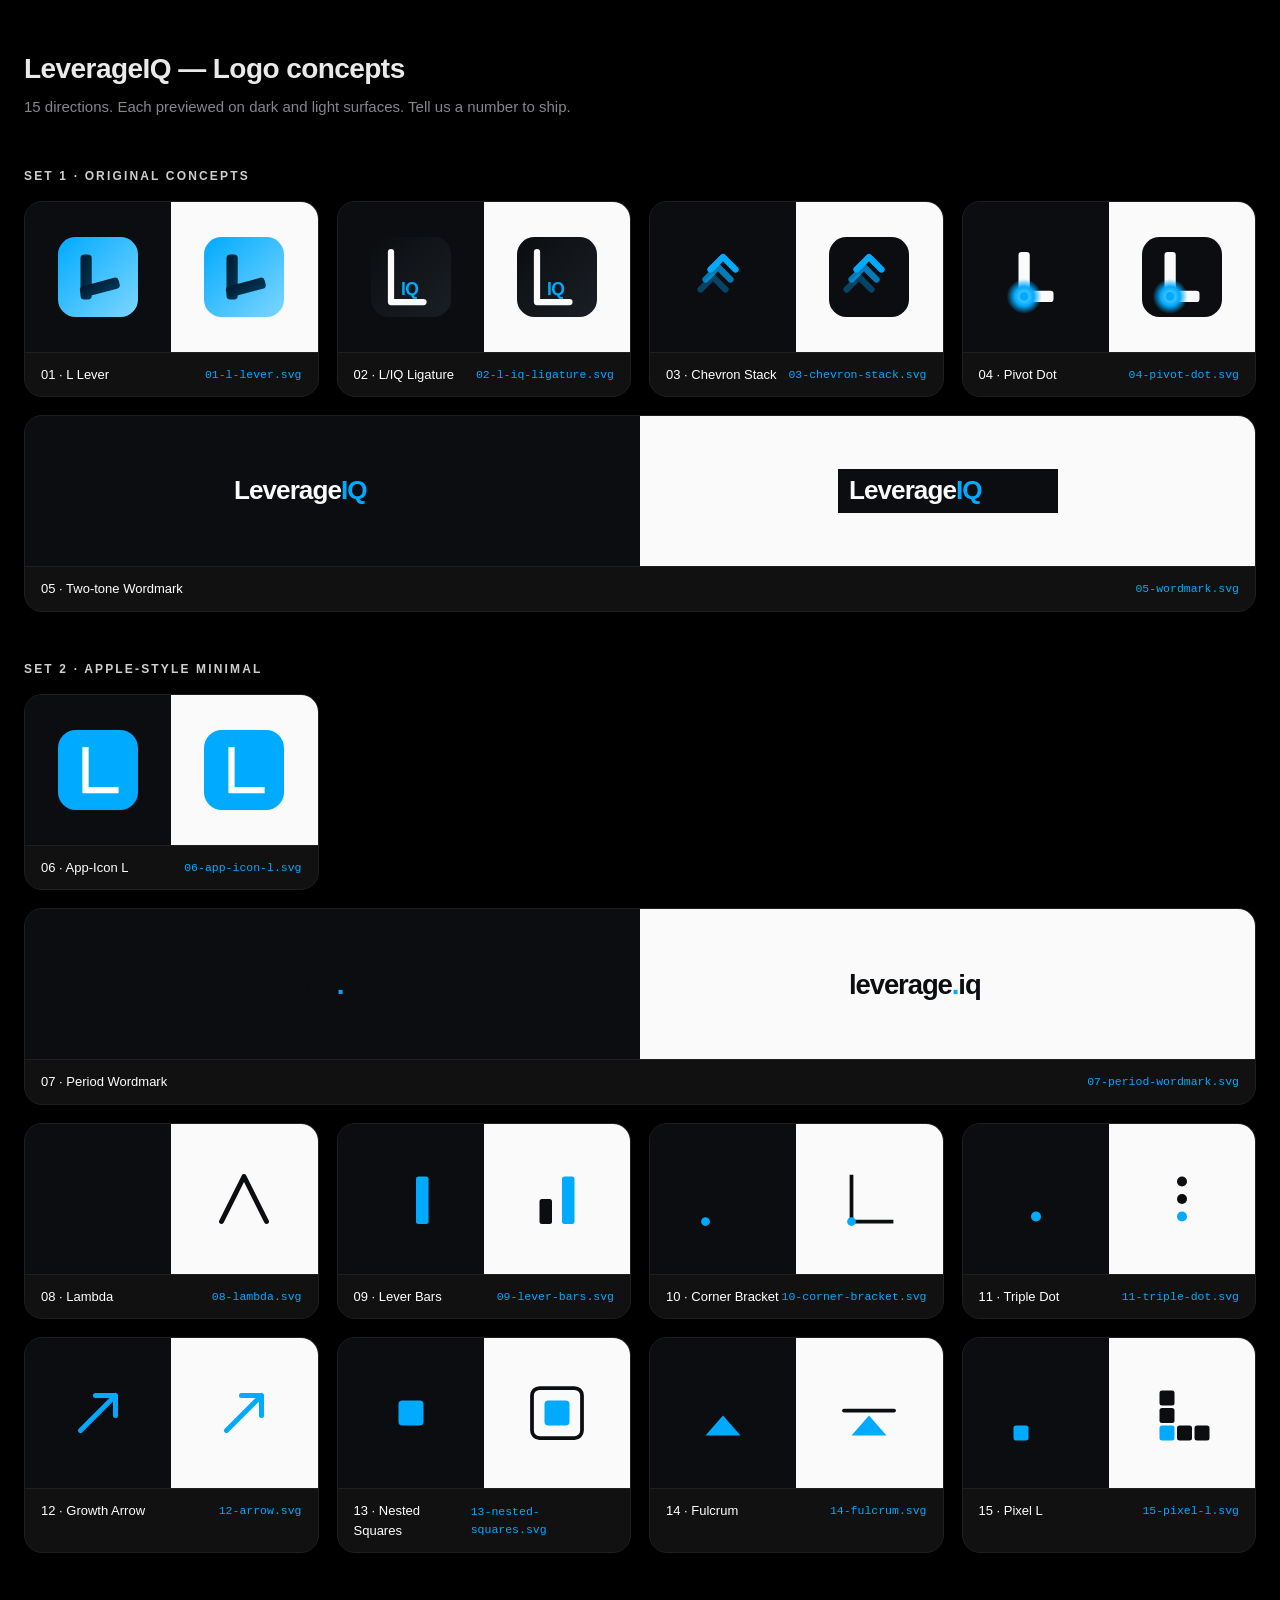
<file: assets/logos/preview.html>
<!doctype html>
<html lang="en">
<head>
<meta charset="utf-8">
<title>LeverageIQ — Logo concepts</title>
<style>
  :root{--brand:#00AAFF;--ink:#0b0d10;--paper:#FAFAFA;--mute:#86868b}
  *{box-sizing:border-box}
  body{margin:0;font-family:'Inter','SF Pro Display',-apple-system,sans-serif;background:#000;color:#eaeaea;padding:48px 24px;line-height:1.5}
  h1{font-weight:600;letter-spacing:-0.02em;font-size:28px;margin:0 0 6px}
  h2{font-weight:600;letter-spacing:-0.01em;font-size:18px;margin:48px 0 16px;color:#cfcfd1;text-transform:uppercase;font-size:12px;letter-spacing:0.18em}
  p.lede{color:var(--mute);margin:0 0 24px;font-size:15px}
  .grid{display:grid;grid-template-columns:repeat(auto-fit,minmax(280px,1fr));gap:18px;max-width:1300px;margin:0 auto}
  .card{background:#111;border:1px solid #1f1f1f;border-radius:18px;overflow:hidden}
  .row{display:grid;grid-template-columns:1fr 1fr}
  .pane{display:grid;place-items:center;padding:32px;min-height:150px}
  .pane.dark{background:#0b0d10}
  .pane.light{background:#FAFAFA}
  .pane svg, .pane object{width:80px;height:80px}
  .pane.wide svg, .pane.wide object{width:220px;height:auto}
  .meta{padding:12px 16px;border-top:1px solid #1f1f1f;display:flex;justify-content:space-between;align-items:center;font-size:13px;color:#cfcfd1}
  .meta b{color:#fff;font-weight:500}
  .meta code{color:var(--brand);font-size:11.5px}
</style>
</head>
<body>
  <h1>LeverageIQ — Logo concepts</h1>
  <p class="lede">15 directions. Each previewed on dark and light surfaces. Tell us a number to ship.</p>

  <h2>Set 1 · Original concepts</h2>
  <div class="grid">
    <article class="card"><div class="row"><div class="pane dark"><object type="image/svg+xml" data="01-l-lever.svg"></object></div><div class="pane light"><object type="image/svg+xml" data="01-l-lever.svg"></object></div></div><div class="meta"><b>01 · L Lever</b><code>01-l-lever.svg</code></div></article>
    <article class="card"><div class="row"><div class="pane dark"><object type="image/svg+xml" data="02-l-iq-ligature.svg"></object></div><div class="pane light"><object type="image/svg+xml" data="02-l-iq-ligature.svg"></object></div></div><div class="meta"><b>02 · L/IQ Ligature</b><code>02-l-iq-ligature.svg</code></div></article>
    <article class="card"><div class="row"><div class="pane dark"><object type="image/svg+xml" data="03-chevron-stack.svg"></object></div><div class="pane light"><object type="image/svg+xml" data="03-chevron-stack.svg"></object></div></div><div class="meta"><b>03 · Chevron Stack</b><code>03-chevron-stack.svg</code></div></article>
    <article class="card"><div class="row"><div class="pane dark"><object type="image/svg+xml" data="04-pivot-dot.svg"></object></div><div class="pane light"><object type="image/svg+xml" data="04-pivot-dot.svg"></object></div></div><div class="meta"><b>04 · Pivot Dot</b><code>04-pivot-dot.svg</code></div></article>
    <article class="card" style="grid-column:1/-1"><div class="row"><div class="pane dark wide"><object type="image/svg+xml" data="05-wordmark.svg"></object></div><div class="pane light wide"><object type="image/svg+xml" data="05-wordmark.svg"></object></div></div><div class="meta"><b>05 · Two-tone Wordmark</b><code>05-wordmark.svg</code></div></article>
  </div>

  <h2>Set 2 · Apple-style minimal</h2>
  <div class="grid">
    <article class="card"><div class="row"><div class="pane dark"><object type="image/svg+xml" data="06-app-icon-l.svg"></object></div><div class="pane light"><object type="image/svg+xml" data="06-app-icon-l.svg"></object></div></div><div class="meta"><b>06 · App-Icon L</b><code>06-app-icon-l.svg</code></div></article>
    <article class="card" style="grid-column:1/-1"><div class="row"><div class="pane dark wide"><object type="image/svg+xml" data="07-period-wordmark.svg"></object></div><div class="pane light wide"><object type="image/svg+xml" data="07-period-wordmark.svg"></object></div></div><div class="meta"><b>07 · Period Wordmark</b><code>07-period-wordmark.svg</code></div></article>
    <article class="card"><div class="row"><div class="pane dark"><object type="image/svg+xml" data="08-lambda.svg"></object></div><div class="pane light"><object type="image/svg+xml" data="08-lambda.svg"></object></div></div><div class="meta"><b>08 · Lambda</b><code>08-lambda.svg</code></div></article>
    <article class="card"><div class="row"><div class="pane dark"><object type="image/svg+xml" data="09-lever-bars.svg"></object></div><div class="pane light"><object type="image/svg+xml" data="09-lever-bars.svg"></object></div></div><div class="meta"><b>09 · Lever Bars</b><code>09-lever-bars.svg</code></div></article>
    <article class="card"><div class="row"><div class="pane dark"><object type="image/svg+xml" data="10-corner-bracket.svg"></object></div><div class="pane light"><object type="image/svg+xml" data="10-corner-bracket.svg"></object></div></div><div class="meta"><b>10 · Corner Bracket</b><code>10-corner-bracket.svg</code></div></article>
    <article class="card"><div class="row"><div class="pane dark"><object type="image/svg+xml" data="11-triple-dot.svg"></object></div><div class="pane light"><object type="image/svg+xml" data="11-triple-dot.svg"></object></div></div><div class="meta"><b>11 · Triple Dot</b><code>11-triple-dot.svg</code></div></article>
    <article class="card"><div class="row"><div class="pane dark"><object type="image/svg+xml" data="12-arrow.svg"></object></div><div class="pane light"><object type="image/svg+xml" data="12-arrow.svg"></object></div></div><div class="meta"><b>12 · Growth Arrow</b><code>12-arrow.svg</code></div></article>
    <article class="card"><div class="row"><div class="pane dark"><object type="image/svg+xml" data="13-nested-squares.svg"></object></div><div class="pane light"><object type="image/svg+xml" data="13-nested-squares.svg"></object></div></div><div class="meta"><b>13 · Nested Squares</b><code>13-nested-squares.svg</code></div></article>
    <article class="card"><div class="row"><div class="pane dark"><object type="image/svg+xml" data="14-fulcrum.svg"></object></div><div class="pane light"><object type="image/svg+xml" data="14-fulcrum.svg"></object></div></div><div class="meta"><b>14 · Fulcrum</b><code>14-fulcrum.svg</code></div></article>
    <article class="card"><div class="row"><div class="pane dark"><object type="image/svg+xml" data="15-pixel-l.svg"></object></div><div class="pane light"><object type="image/svg+xml" data="15-pixel-l.svg"></object></div></div><div class="meta"><b>15 · Pixel L</b><code>15-pixel-l.svg</code></div></article>
  </div>
</body>
</html>
</file>
